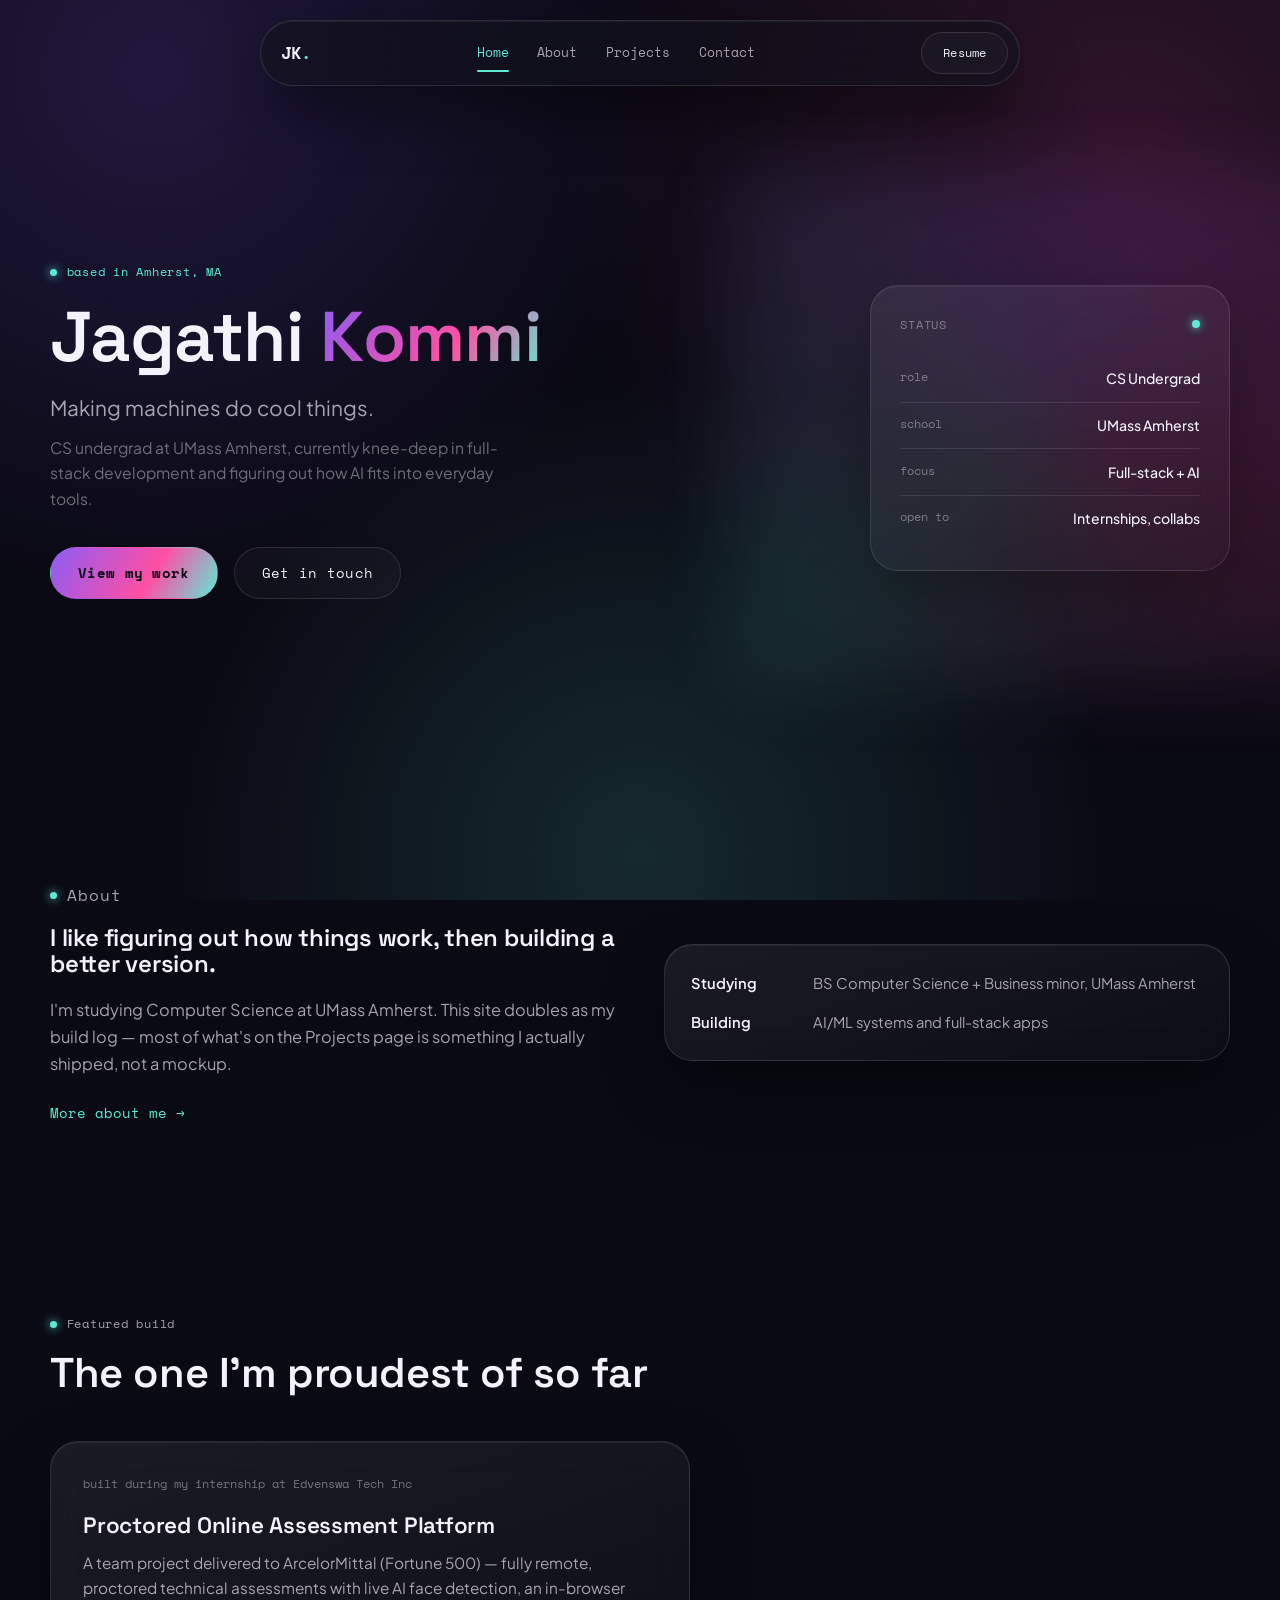
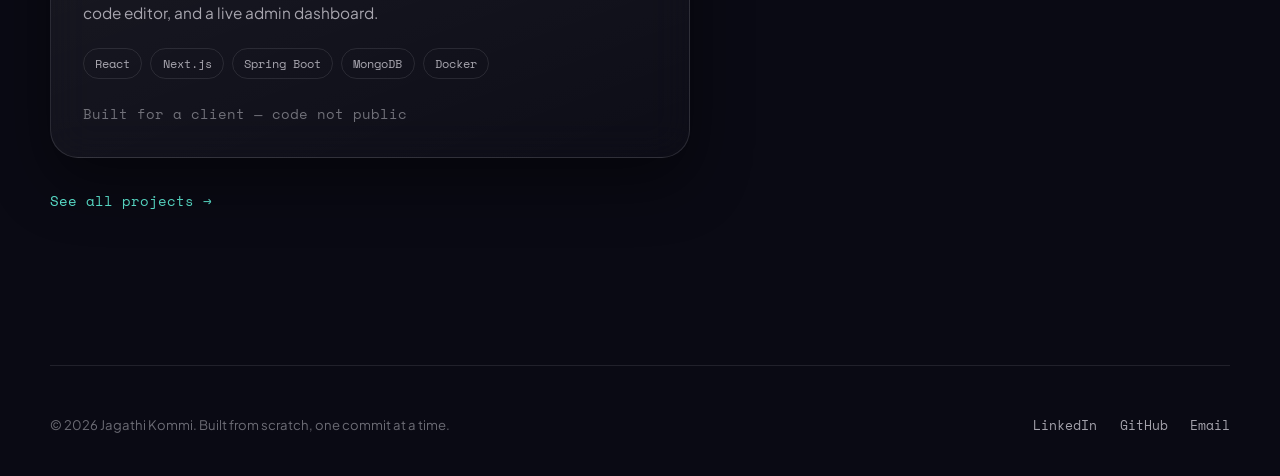
<file: index.html>
<!DOCTYPE html>
<html lang="en">
<head>
  <meta charset="UTF-8">
  <meta name="viewport" content="width=device-width, initial-scale=1.0">
  <title>Jagathi Kommi — Portfolio</title>
  <meta name="description" content="Jagathi Kommi — Computer Science undergrad at UMass Amherst, building full-stack tools and exploring applied AI.">
  <link rel="preconnect" href="https://fonts.googleapis.com">
  <link rel="preconnect" href="https://fonts.gstatic.com" crossorigin>
  <link href="https://fonts.googleapis.com/css2?family=Space+Grotesk:wght@500;600;700&family=Plus+Jakarta+Sans:wght@400;500;600;700&family=Space+Mono:wght@400;700&display=swap" rel="stylesheet">
  <link rel="stylesheet" href="style.css">
</head>
<body>

  <!-- ===== NAVBAR ===== -->
  <header class="navbar">
    <a href="index.html" class="logo">JK<span class="logo-dot">.</span></a>
    <nav class="nav-links">
      <a href="index.html">Home</a>
      <a href="about.html">About</a>
      <a href="projects.html">Projects</a>
      <a href="contact.html">Contact</a>
    </nav>
    <div class="nav-actions">
      <a href="assets/JagathiKommi_Resume_July.pdf" class="btn btn-ghost btn-small" download>Resume</a>
      <button class="nav-toggle" aria-label="Toggle menu" aria-expanded="false"><span></span></button>
    </div>
  </header>
  <nav class="nav-mobile-panel">
    <a href="index.html">Home</a>
    <a href="about.html">About</a>
    <a href="projects.html">Projects</a>
    <a href="contact.html">Contact</a>
  </nav>

  <!-- ===== HERO ===== -->
  <section class="hero container">
    <div class="hero-text">
      <p class="eyebrow">based in Amherst, MA</p>
      <h1>Jagathi <span class="gradient-text">Kommi</span></h1>
      <p class="tagline">Making machines do cool things.</p>
      <p class="tagline-sub">CS undergrad at UMass Amherst, currently knee-deep in full-stack development and figuring out how AI fits into everyday tools.</p>
      <div class="hero-cta">
        <a href="projects.html" class="btn btn-primary">View my work</a>
        <a href="contact.html" class="btn btn-ghost">Get in touch</a>
      </div>
    </div>

    <div class="status-card glass">
      <div class="status-card__head">
        <span>STATUS</span>
        <span class="status-dot" aria-hidden="true"></span>
      </div>
      <dl>
        <div class="status-row">
          <dt>role</dt>
          <dd>CS Undergrad</dd>
        </div>
        <div class="status-row">
          <dt>school</dt>
          <dd>UMass Amherst</dd>
        </div>
        <div class="status-row">
          <dt>focus</dt>
          <dd>Full-stack + AI</dd>
        </div>
        <div class="status-row">
          <dt>open to</dt>
          <dd>Internships, collabs</dd>
        </div>
      </dl>
    </div>
  </section>

  <!-- ===== ABOUT TEASER ===== -->
  <section class="section container reveal">
    <div class="teaser-grid">
      <div>
        <p class="eyebrow">About</p>
        <h2 style="margin-bottom: 1.2rem;">I like figuring out how things work, then building a better version.</h2>
        <p>I'm studying Computer Science at UMass Amherst. This site doubles as my build log — most of what's on the Projects page is something I actually shipped, not a mockup.</p>
        <a href="about.html" class="link-arrow">More about me →</a>
      </div>
      <div class="fact-card glass">
        <div class="fact-line"><strong>Studying</strong><span>BS Computer Science + Business minor, UMass Amherst</span></div>
        <div class="fact-line"><strong>Building</strong><span>AI/ML systems and full-stack apps</span></div>
      </div>
    </div>
  </section>

  <!-- ===== FEATURED PROJECT ===== -->
  <section class="section container reveal">
    <div class="section-head">
      <p class="eyebrow">Featured build</p>
      <h2>The one I'm proudest of so far</h2>
    </div>
    <div class="project-card glass" style="max-width: 640px;">
      <div class="project-card__index">built during my internship at Edvenswa Tech Inc</div>
      <h3>Proctored Online Assessment Platform</h3>
      <p>A team project delivered to ArcelorMittal (Fortune 500) — fully remote, proctored technical assessments with live AI face detection, an in-browser code editor, and a live admin dashboard.</p>
      <div class="project-tags">
        <span>React</span><span>Next.js</span><span>Spring Boot</span><span>MongoDB</span><span>Docker</span>
      </div>
      <span class="project-link" style="color: var(--text-faint);">Built for a client — code not public</span>
    </div>
    <a href="projects.html" class="link-arrow" style="margin-top: 2rem; display: inline-flex;">See all projects →</a>
  </section>

  <!-- ===== FOOTER ===== -->
  <footer class="footer container">
    <p>&copy; <span id="year">2026</span> Jagathi Kommi. Built from scratch, one commit at a time.</p>
    <div class="footer-links">
      <a href="https://www.linkedin.com/in/jagathi-kommi-b55a9523b/" target="_blank" rel="noopener">LinkedIn</a>
      <a href="https://github.com/jagathikommi12-ship-it" target="_blank" rel="noopener">GitHub</a>
      <a href="mailto:jagathikommi12@gmail.com">Email</a>
    </div>
  </footer>

  <script src="script.js"></script>
</body>
</html>
</file>
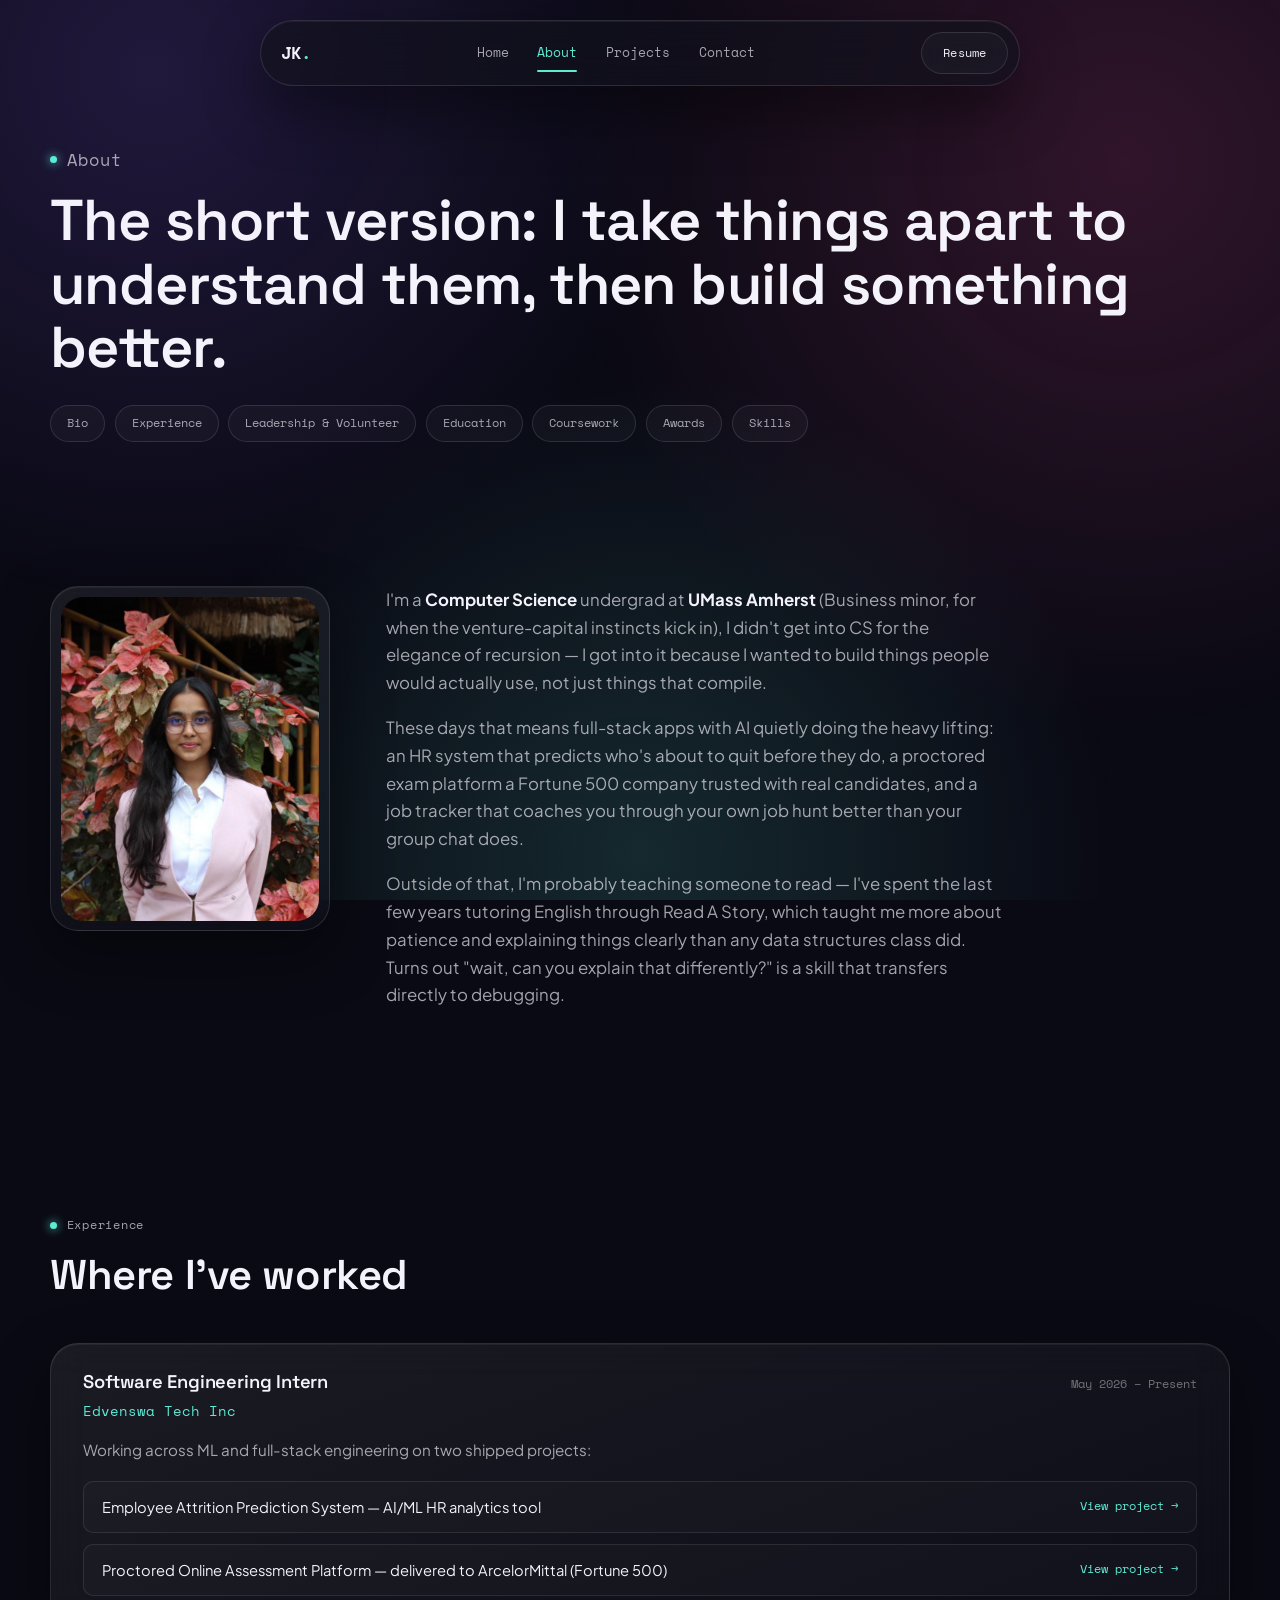
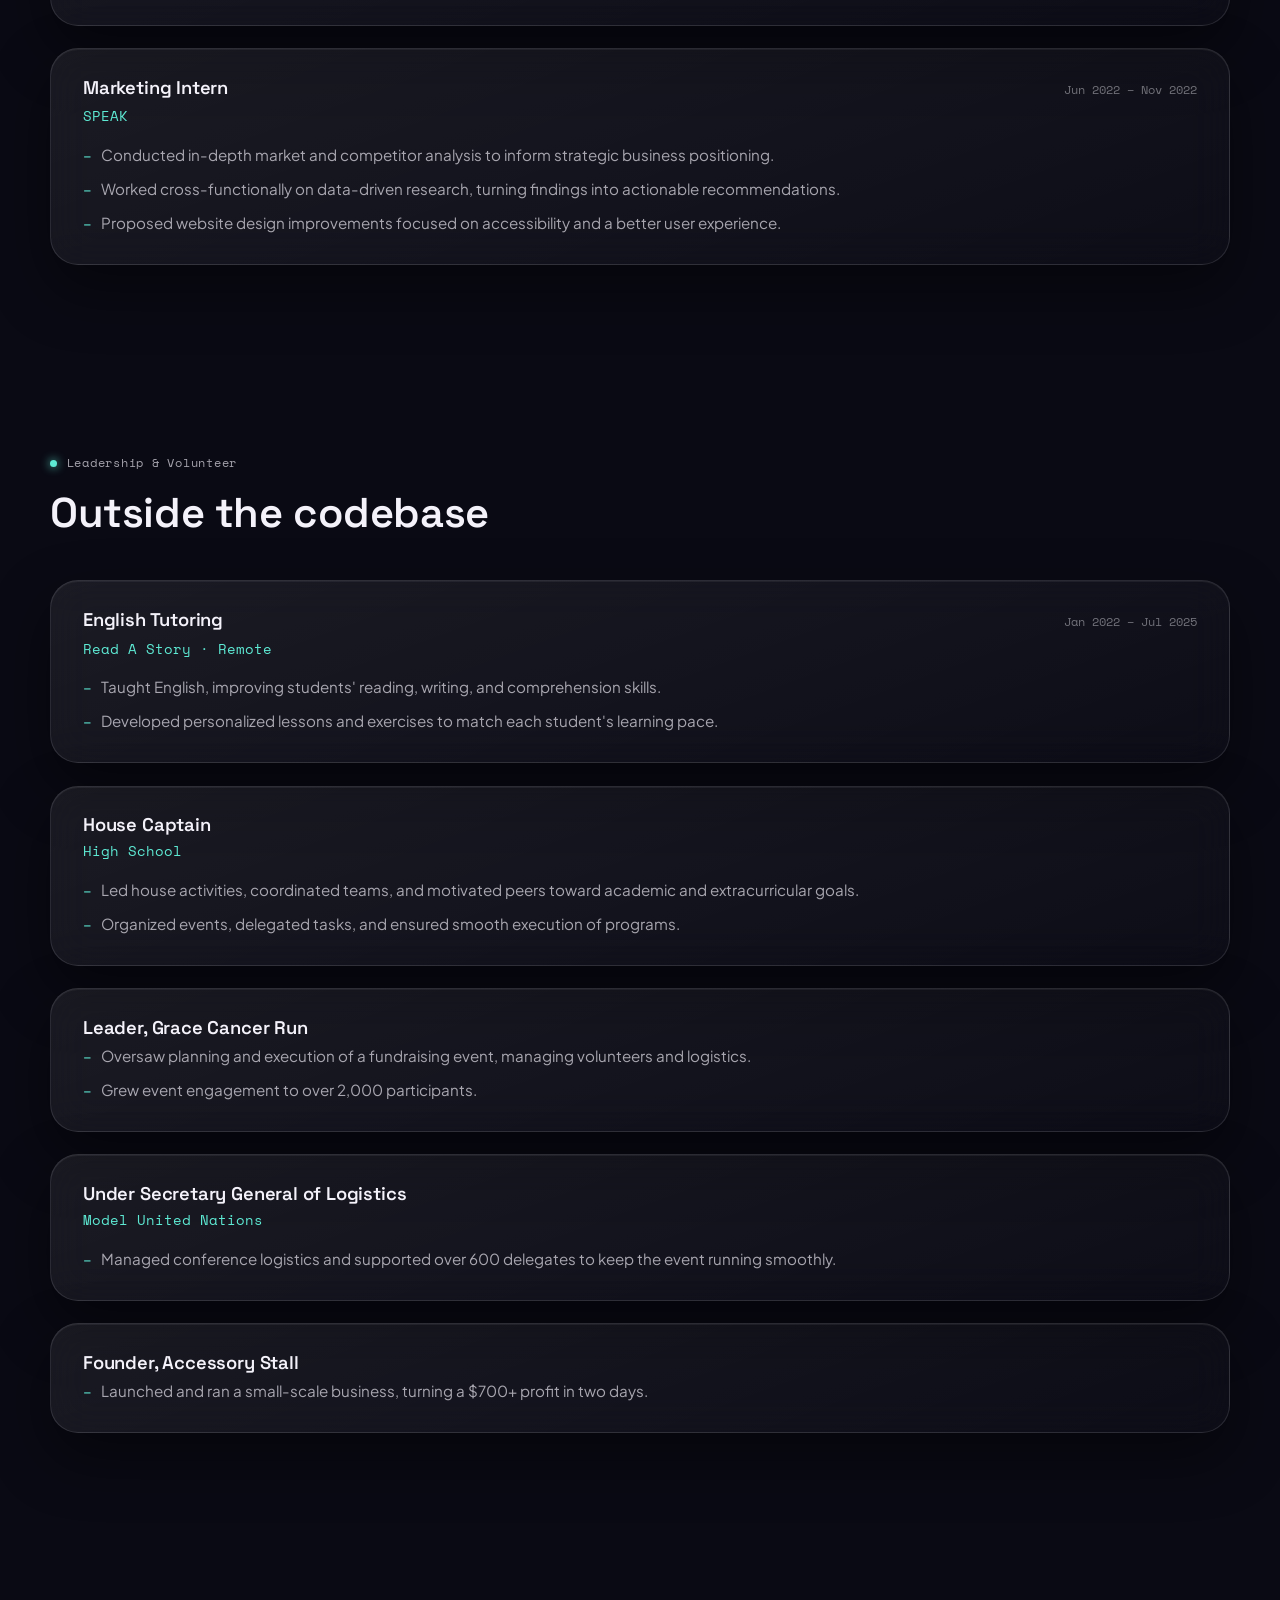
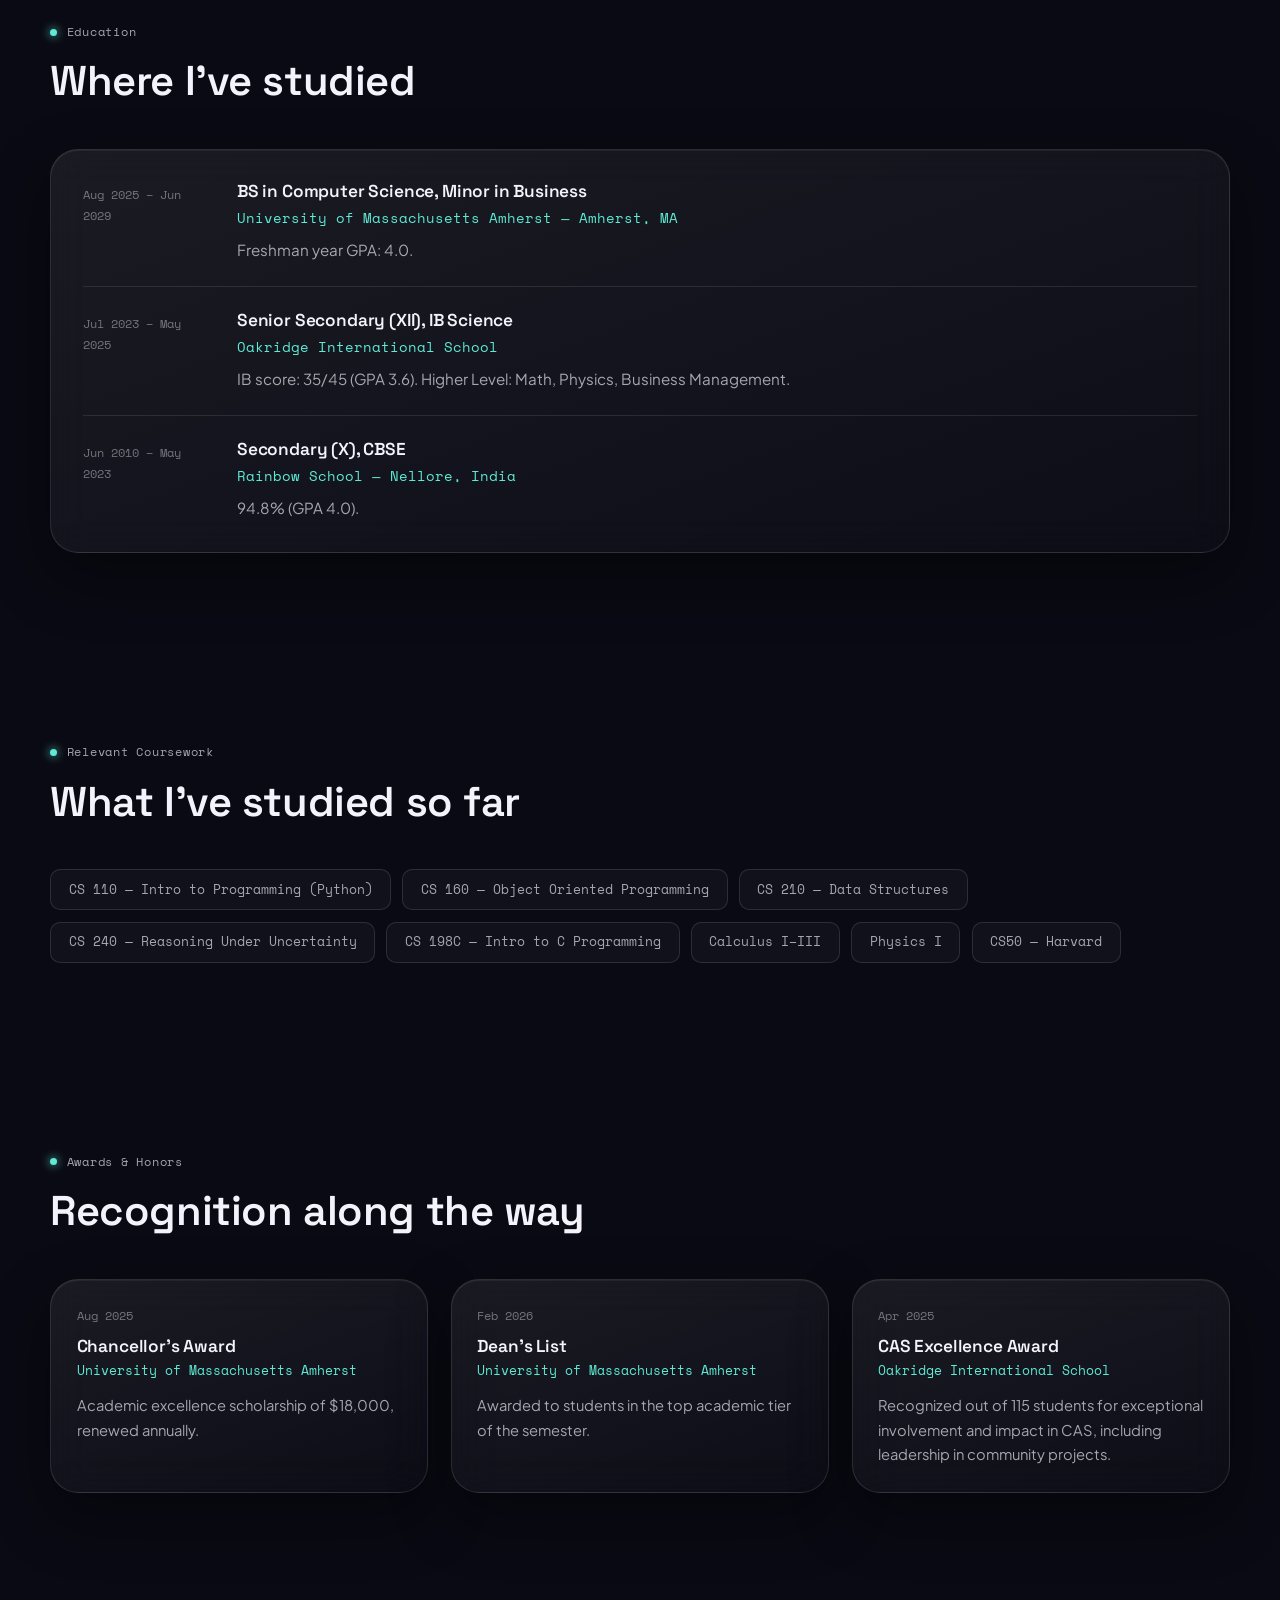
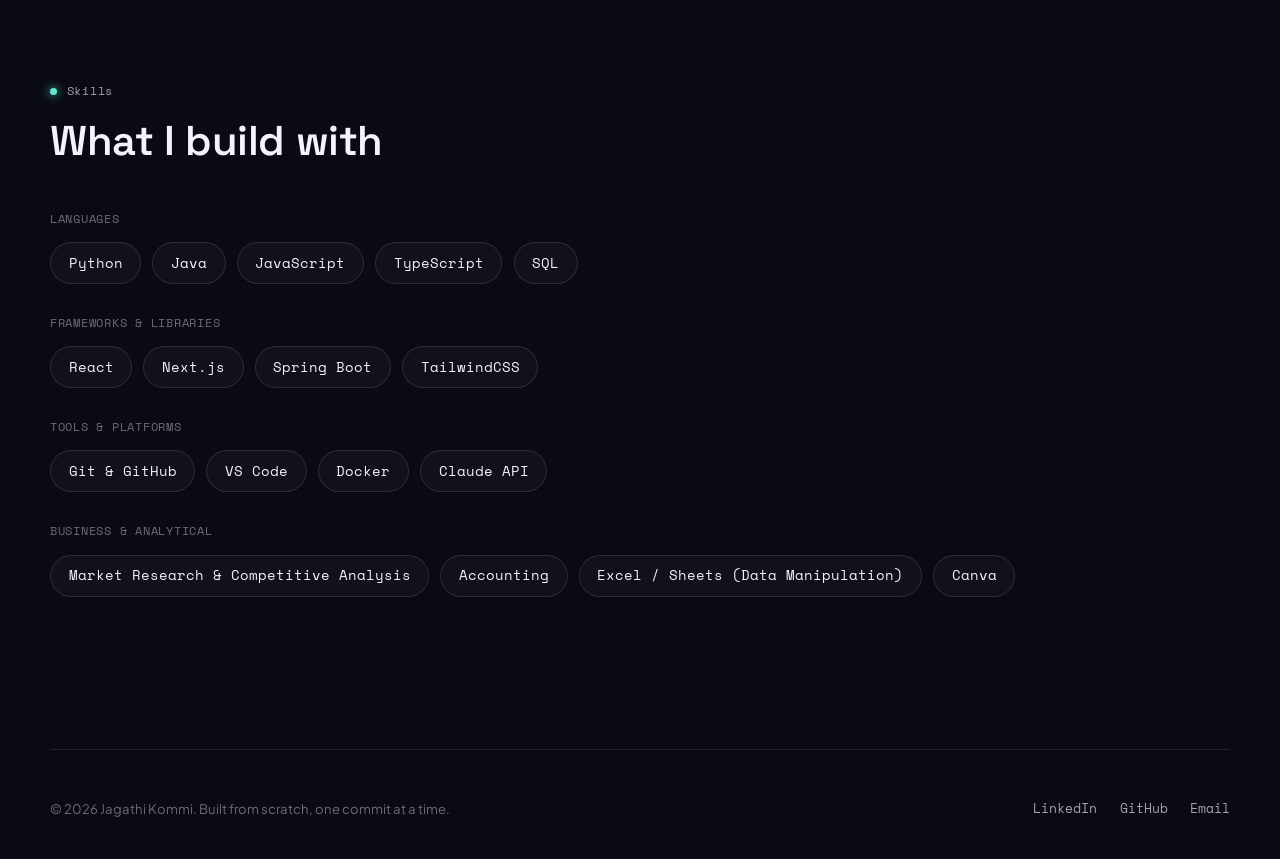
<file: about.html>
<!DOCTYPE html>
<html lang="en">
<head>
  <meta charset="UTF-8">
  <meta name="viewport" content="width=device-width, initial-scale=1.0">
  <title>About — Jagathi Kommi</title>
  <meta name="description" content="About Jagathi Kommi — background, experience, leadership, education, coursework, and skills.">
  <link rel="preconnect" href="https://fonts.googleapis.com">
  <link rel="preconnect" href="https://fonts.gstatic.com" crossorigin>
  <link href="https://fonts.googleapis.com/css2?family=Space+Grotesk:wght@500;600;700&family=Plus+Jakarta+Sans:wght@400;500;600;700&family=Space+Mono:wght@400;700&display=swap" rel="stylesheet">
  <link rel="stylesheet" href="style.css">
</head>
<body>

  <!-- ===== NAVBAR ===== -->
  <header class="navbar">
    <a href="index.html" class="logo">JK<span class="logo-dot">.</span></a>
    <nav class="nav-links">
      <a href="index.html">Home</a>
      <a href="about.html">About</a>
      <a href="projects.html">Projects</a>
      <a href="contact.html">Contact</a>
    </nav>
    <div class="nav-actions">
      <a href="assets/JagathiKommi_Resume_July.pdf" class="btn btn-ghost btn-small" download>Resume</a>
      <button class="nav-toggle" aria-label="Toggle menu" aria-expanded="false"><span></span></button>
    </div>
  </header>
  <nav class="nav-mobile-panel">
    <a href="index.html">Home</a>
    <a href="about.html">About</a>
    <a href="projects.html">Projects</a>
    <a href="contact.html">Contact</a>
  </nav>

  <!-- ===== PAGE HERO ===== -->
  <section class="page-hero container">
    <p class="eyebrow">About</p>
    <h1>The short version: I take things apart to understand them, then build something better.</h1>
    <nav class="jump-nav" aria-label="Section navigation">
      <a href="#bio">Bio</a>
      <a href="#experience">Experience</a>
      <a href="#leadership">Leadership &amp; Volunteer</a>
      <a href="#education">Education</a>
      <a href="#coursework">Coursework</a>
      <a href="#awards">Awards</a>
      <a href="#skills">Skills</a>
    </nav>
  </section>

  <!-- ===== BIO + PHOTO ===== -->
  <section id="bio" class="section container reveal">
    <div class="about-grid">
      <figure class="about-photo glass">
        <img src="assets/profile.jpg" alt="Jagathi Kommi">
      </figure>
      <div class="about-text">
        <p>I'm a <strong>Computer Science</strong> undergrad at <strong>UMass Amherst</strong> (Business minor, for when the venture-capital instincts kick in), I didn't get into CS for the elegance of recursion — I got into it because I wanted to build things people would actually use, not just things that compile.</p>
        <p>These days that means full-stack apps with AI quietly doing the heavy lifting: an HR system that predicts who's about to quit before they do, a proctored exam platform a Fortune 500 company trusted with real candidates, and a job tracker that coaches you through your own job hunt better than your group chat does.</p>
        <p>Outside of that, I'm probably teaching someone to read — I've spent the last few years tutoring English through Read A Story, which taught me more about patience and explaining things clearly than any data structures class did. Turns out "wait, can you explain that differently?" is a skill that transfers directly to debugging.</p>
      </div>
    </div>
  </section>

  <!-- ===== EXPERIENCE ===== -->
  <section id="experience" class="section container reveal">
    <div class="section-head">
      <p class="eyebrow">Experience</p>
      <h2>Where I've worked</h2>
    </div>

    <div class="role-card glass">
      <div class="role-card__head">
        <h4>Software Engineering Intern</h4>
        <span class="role-card__date">May 2026 – Present</span>
      </div>
      <span class="role-card__org">Edvenswa Tech Inc</span>
      <p style="color: var(--text-dim); font-size: 0.95rem; margin-bottom: 0.4rem;">Working across ML and full-stack engineering on two shipped projects:</p>
      <div class="sub-projects">
        <div class="sub-project">
          <span>Employee Attrition Prediction System — AI/ML HR analytics tool</span>
          <a href="projects.html">View project →</a>
        </div>
        <div class="sub-project">
          <span>Proctored Online Assessment Platform — delivered to ArcelorMittal (Fortune 500)</span>
          <a href="projects.html">View project →</a>
        </div>
      </div>
    </div>

    <div class="role-card glass">
      <div class="role-card__head">
        <h4>Marketing Intern</h4>
        <span class="role-card__date">Jun 2022 – Nov 2022</span>
      </div>
      <span class="role-card__org">SPEAK</span>
      <ul class="bullet-list">
        <li>Conducted in-depth market and competitor analysis to inform strategic business positioning.</li>
        <li>Worked cross-functionally on data-driven research, turning findings into actionable recommendations.</li>
        <li>Proposed website design improvements focused on accessibility and a better user experience.</li>
      </ul>
    </div>
  </section>

  <!-- ===== LEADERSHIP & VOLUNTEER ===== -->
  <section id="leadership" class="section container reveal">
    <div class="section-head">
      <p class="eyebrow">Leadership &amp; Volunteer</p>
      <h2>Outside the codebase</h2>
    </div>

    <div class="role-card glass">
      <div class="role-card__head">
        <h4>English Tutoring</h4>
        <span class="role-card__date">Jan 2022 – Jul 2025</span>
      </div>
      <span class="role-card__org">Read A Story · Remote</span>
      <ul class="bullet-list">
        <li>Taught English, improving students' reading, writing, and comprehension skills.</li>
        <li>Developed personalized lessons and exercises to match each student's learning pace.</li>
      </ul>
    </div>

    <div class="role-card glass">
      <div class="role-card__head"><h4>House Captain</h4></div>
      <span class="role-card__org">High School</span>
      <ul class="bullet-list">
        <li>Led house activities, coordinated teams, and motivated peers toward academic and extracurricular goals.</li>
        <li>Organized events, delegated tasks, and ensured smooth execution of programs.</li>
      </ul>
    </div>

    <div class="role-card glass">
      <div class="role-card__head"><h4>Leader, Grace Cancer Run</h4></div>
      <ul class="bullet-list">
        <li>Oversaw planning and execution of a fundraising event, managing volunteers and logistics.</li>
        <li>Grew event engagement to over 2,000 participants.</li>
      </ul>
    </div>

    <div class="role-card glass">
      <div class="role-card__head"><h4>Under Secretary General of Logistics</h4></div>
      <span class="role-card__org">Model United Nations</span>
      <ul class="bullet-list">
        <li>Managed conference logistics and supported over 600 delegates to keep the event running smoothly.</li>
      </ul>
    </div>

    <div class="role-card glass">
      <div class="role-card__head"><h4>Founder, Accessory Stall</h4></div>
      <ul class="bullet-list">
        <li>Launched and ran a small-scale business, turning a $700+ profit in two days.</li>
      </ul>
    </div>
  </section>

  <!-- ===== EDUCATION ===== -->
  <section id="education" class="section container reveal">
    <div class="section-head">
      <p class="eyebrow">Education</p>
      <h2>Where I've studied</h2>
    </div>
    <div class="timeline glass" style="padding: 0.5rem 2rem;">
      <div class="timeline-item">
        <div class="timeline-date">Aug 2025 – Jun 2029</div>
        <div class="timeline-body">
          <h4>BS in Computer Science, Minor in Business</h4>
          <span class="timeline-org">University of Massachusetts Amherst — Amherst, MA</span>
          <p>Freshman year GPA: 4.0.</p>
        </div>
      </div>
      <div class="timeline-item">
        <div class="timeline-date">Jul 2023 – May 2025</div>
        <div class="timeline-body">
          <h4>Senior Secondary (XII), IB Science</h4>
          <span class="timeline-org">Oakridge International School</span>
          <p>IB score: 35/45 (GPA 3.6). Higher Level: Math, Physics, Business Management.</p>
        </div>
      </div>
      <div class="timeline-item">
        <div class="timeline-date">Jun 2010 – May 2023</div>
        <div class="timeline-body">
          <h4>Secondary (X), CBSE</h4>
          <span class="timeline-org">Rainbow School — Nellore, India</span>
          <p>94.8% (GPA 4.0).</p>
        </div>
      </div>
    </div>
  </section>

  <!-- ===== COURSEWORK ===== -->
  <section id="coursework" class="section container reveal">
    <div class="section-head">
      <p class="eyebrow">Relevant Coursework</p>
      <h2>What I've studied so far</h2>
    </div>
    <div class="course-grid">
      <span class="course-pill">CS 110 — Intro to Programming (Python)</span>
      <span class="course-pill">CS 160 — Object Oriented Programming</span>
      <span class="course-pill">CS 210 — Data Structures</span>
      <span class="course-pill">CS 240 — Reasoning Under Uncertainty</span>
      <span class="course-pill">CS 198C — Intro to C Programming</span>
      <span class="course-pill">Calculus I–III</span>
      <span class="course-pill">Physics I</span>
      <span class="course-pill">CS50 — Harvard</span>
    </div>
  </section>

  <!-- ===== AWARDS ===== -->
  <section id="awards" class="section container reveal">
    <div class="section-head">
      <p class="eyebrow">Awards &amp; Honors</p>
      <h2>Recognition along the way</h2>
    </div>
    <div class="award-grid">
      <div class="award-card glass">
        <div class="award-card__date">Aug 2025</div>
        <h4>Chancellor's Award</h4>
        <span class="award-card__org">University of Massachusetts Amherst</span>
        <p>Academic excellence scholarship of $18,000, renewed annually.</p>
      </div>
      <div class="award-card glass">
        <div class="award-card__date">Feb 2026</div>
        <h4>Dean's List</h4>
        <span class="award-card__org">University of Massachusetts Amherst</span>
        <p>Awarded to students in the top academic tier of the semester.</p>
      </div>
      <div class="award-card glass">
        <div class="award-card__date">Apr 2025</div>
        <h4>CAS Excellence Award</h4>
        <span class="award-card__org">Oakridge International School</span>
        <p>Recognized out of 115 students for exceptional involvement and impact in CAS, including leadership in community projects.</p>
      </div>
    </div>
  </section>

  <!-- ===== SKILLS ===== -->
  <section id="skills" class="section container reveal">
    <div class="section-head">
      <p class="eyebrow">Skills</p>
      <h2>What I build with</h2>
    </div>
    <div class="skills-groups">
      <div>
        <span class="skill-group-label">LANGUAGES</span>
        <div class="skills-row">
          <span class="skill-pill">Python</span>
          <span class="skill-pill">Java</span>
          <span class="skill-pill">JavaScript</span>
          <span class="skill-pill">TypeScript</span>
          <span class="skill-pill">SQL</span>
        </div>
      </div>
      <div>
        <span class="skill-group-label">FRAMEWORKS &amp; LIBRARIES</span>
        <div class="skills-row">
          <span class="skill-pill">React</span>
          <span class="skill-pill">Next.js</span>
          <span class="skill-pill">Spring Boot</span>
          <span class="skill-pill">TailwindCSS</span>
        </div>
      </div>
      <div>
        <span class="skill-group-label">TOOLS &amp; PLATFORMS</span>
        <div class="skills-row">
          <span class="skill-pill">Git &amp; GitHub</span>
          <span class="skill-pill">VS Code</span>
          <span class="skill-pill">Docker</span>
          <span class="skill-pill">Claude API</span>
        </div>
      </div>
      <div>
        <span class="skill-group-label">BUSINESS &amp; ANALYTICAL</span>
        <div class="skills-row">
          <span class="skill-pill">Market Research &amp; Competitive Analysis</span>
          <span class="skill-pill">Accounting</span>
          <span class="skill-pill">Excel / Sheets (Data Manipulation)</span>
          <span class="skill-pill">Canva</span>
        </div>
      </div>
    </div>
  </section>

  <!-- ===== FOOTER ===== -->
  <footer class="footer container">
    <p>&copy; <span id="year">2026</span> Jagathi Kommi. Built from scratch, one commit at a time.</p>
    <div class="footer-links">
      <a href="https://www.linkedin.com/in/jagathi-kommi-b55a9523b/" target="_blank" rel="noopener">LinkedIn</a>
      <a href="https://github.com/jagathikommi12-ship-it" target="_blank" rel="noopener">GitHub</a>
      <a href="mailto:jagathikommi12@gmail.com">Email</a>
    </div>
  </footer>

  <script src="script.js"></script>
</body>
</html>
</file>
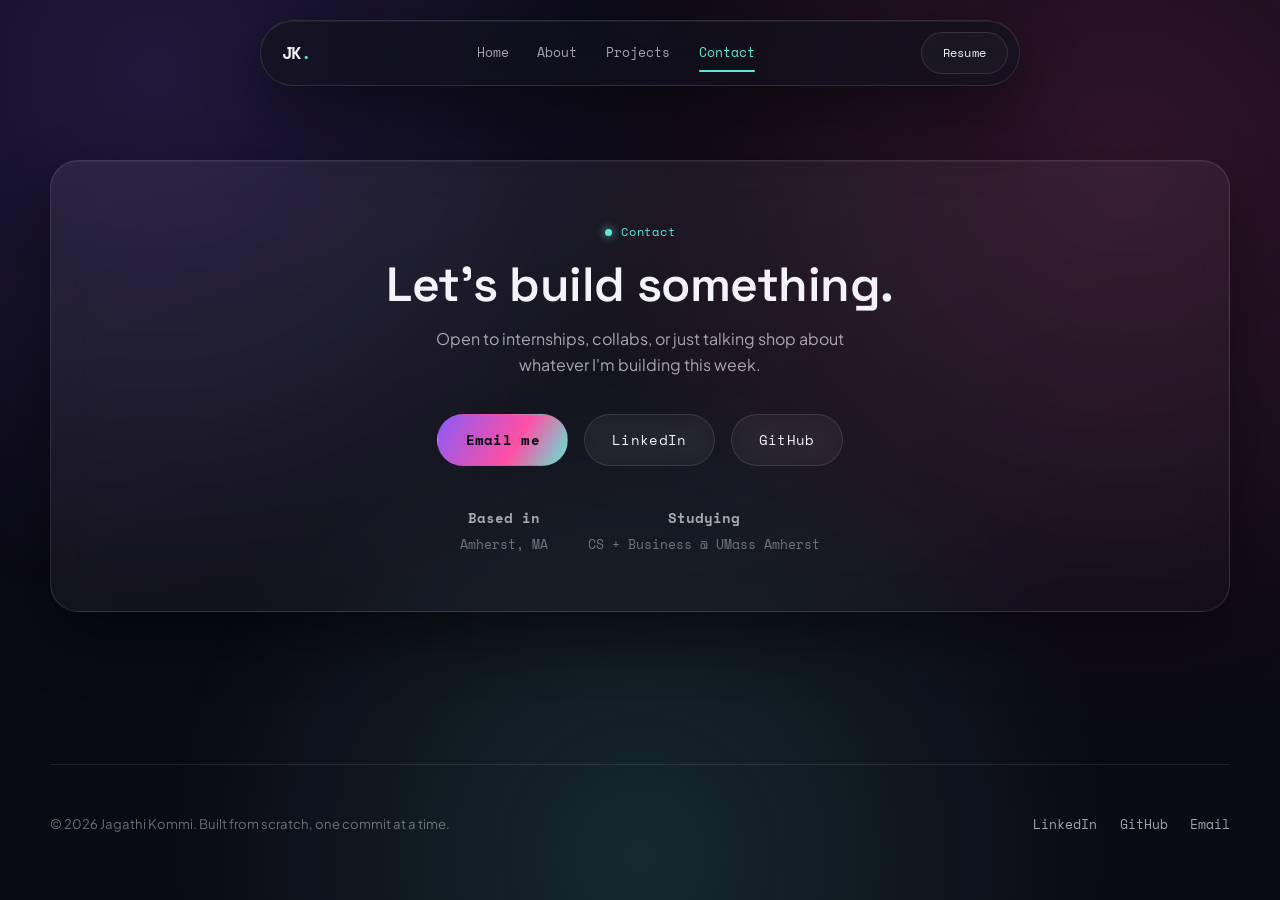
<file: contact.html>
<!DOCTYPE html>
<html lang="en">
<head>
  <meta charset="UTF-8">
  <meta name="viewport" content="width=device-width, initial-scale=1.0">
  <title>Contact — Jagathi Kommi</title>
  <meta name="description" content="Get in touch with Jagathi Kommi.">
  <link rel="preconnect" href="https://fonts.googleapis.com">
  <link rel="preconnect" href="https://fonts.gstatic.com" crossorigin>
  <link href="https://fonts.googleapis.com/css2?family=Space+Grotesk:wght@500;600;700&family=Plus+Jakarta+Sans:wght@400;500;600;700&family=Space+Mono:wght@400;700&display=swap" rel="stylesheet">
  <link rel="stylesheet" href="style.css">
</head>
<body>

  <!-- ===== NAVBAR ===== -->
  <header class="navbar">
    <a href="index.html" class="logo">JK<span class="logo-dot">.</span></a>
    <nav class="nav-links">
      <a href="index.html">Home</a>
      <a href="about.html">About</a>
      <a href="projects.html">Projects</a>
      <a href="contact.html">Contact</a>
    </nav>
    <div class="nav-actions">
      <a href="assets/JagathiKommi_Resume_July.pdf" class="btn btn-ghost btn-small" download>Resume</a>
      <button class="nav-toggle" aria-label="Toggle menu" aria-expanded="false"><span></span></button>
    </div>
  </header>
  <nav class="nav-mobile-panel">
    <a href="index.html">Home</a>
    <a href="about.html">About</a>
    <a href="projects.html">Projects</a>
    <a href="contact.html">Contact</a>
  </nav>

  <!-- ===== CONTACT ===== -->
  <section class="section container reveal" style="padding-top: 9rem;">
    <div class="contact-panel glass">
      <p class="eyebrow" style="justify-content: center;">Contact</p>
      <h2>Let's build something.</h2>
      <p class="contact-sub">Open to internships, collabs, or just talking shop about whatever I'm building this week.</p>
      <div class="contact-links">
        <a href="mailto:jagathikommi12@gmail.com" class="btn btn-primary">Email me</a>
        <a href="https://www.linkedin.com/in/jagathi-kommi-b55a9523b/" target="_blank" rel="noopener" class="btn btn-ghost">LinkedIn</a>
        <!-- PLACEHOLDER: replace # with your real GitHub URL once shared -->
        <a href="https://github.com/jagathikommi12-ship-it" target="_blank" rel="noopener" class="btn btn-ghost">GitHub</a>
      </div>
      <div class="contact-meta">
        <div><strong>Based in</strong>Amherst, MA</div>
        <div><strong>Studying</strong>CS + Business @ UMass Amherst</div>
      </div>
    </div>
  </section>

  <!-- ===== FOOTER ===== -->
  <footer class="footer container">
    <p>&copy; <span id="year">2026</span> Jagathi Kommi. Built from scratch, one commit at a time.</p>
    <div class="footer-links">
      <a href="https://www.linkedin.com/in/jagathi-kommi-b55a9523b/" target="_blank" rel="noopener">LinkedIn</a>
      <a href="https://github.com/jagathikommi12-ship-it" target="_blank" rel="noopener">GitHub</a>
      <a href="mailto:jagathikommi12@gmail.com">Email</a>
    </div>
  </footer>

  <script src="script.js"></script>
</body>
</html>
</file>
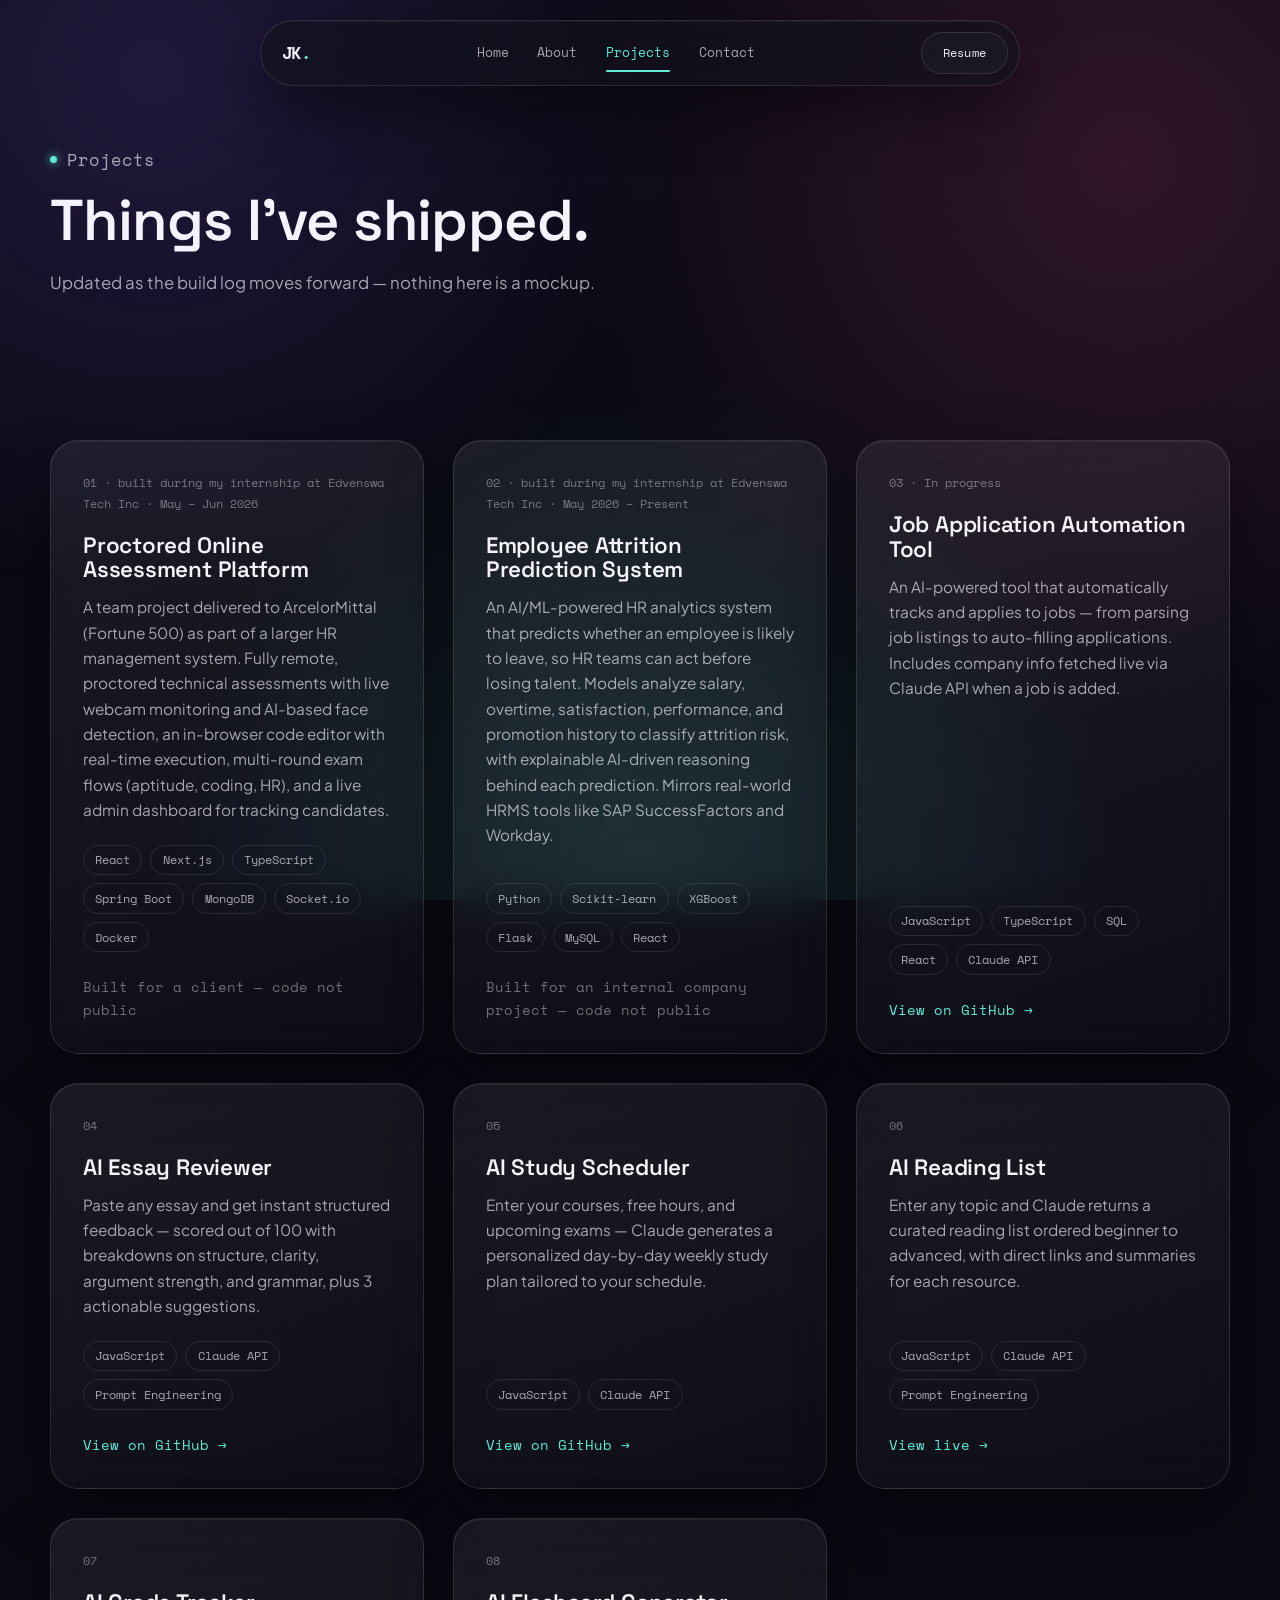
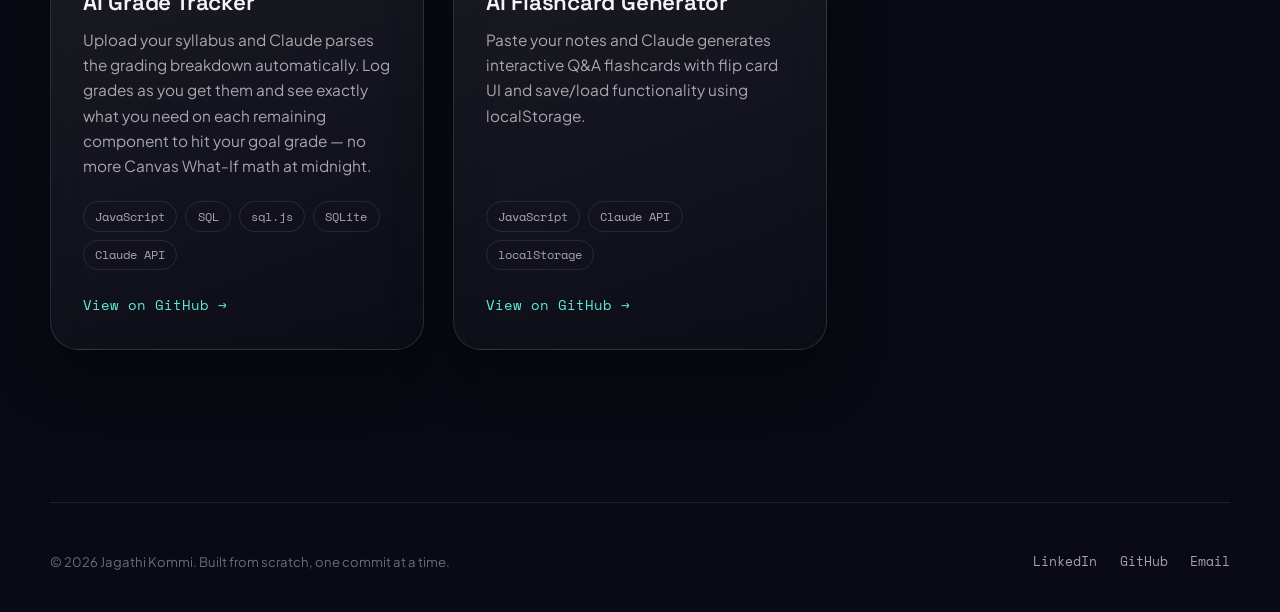
<file: projects.html>
<!DOCTYPE html>
<html lang="en">
<head>
  <meta charset="UTF-8">
  <meta name="viewport" content="width=device-width, initial-scale=1.0">
  <title>Projects — Jagathi Kommi</title>
  <meta name="description" content="Projects by Jagathi Kommi — full-stack apps and AI/ML systems.">
  <link rel="preconnect" href="https://fonts.googleapis.com">
  <link rel="preconnect" href="https://fonts.gstatic.com" crossorigin>
  <link href="https://fonts.googleapis.com/css2?family=Space+Grotesk:wght@500;600;700&family=Plus+Jakarta+Sans:wght@400;500;600;700&family=Space+Mono:wght@400;700&display=swap" rel="stylesheet">
  <link rel="stylesheet" href="style.css">
</head>
<body>

  <!-- ===== NAVBAR ===== -->
  <header class="navbar">
    <a href="index.html" class="logo">JK<span class="logo-dot">.</span></a>
    <nav class="nav-links">
      <a href="index.html">Home</a>
      <a href="about.html">About</a>
      <a href="projects.html">Projects</a>
      <a href="contact.html">Contact</a>
    </nav>
    <div class="nav-actions">
      <a href="assets/JagathiKommi_Resume_July.pdf" class="btn btn-ghost btn-small" download>Resume</a>
      <button class="nav-toggle" aria-label="Toggle menu" aria-expanded="false"><span></span></button>
    </div>
  </header>
  <nav class="nav-mobile-panel">
    <a href="index.html">Home</a>
    <a href="about.html">About</a>
    <a href="projects.html">Projects</a>
    <a href="contact.html">Contact</a>
  </nav>

  <!-- ===== PAGE HERO ===== -->
  <section class="page-hero container">
    <p class="eyebrow">Projects</p>
    <h1>Things I've shipped.</h1>
    <p>Updated as the build log moves forward — nothing here is a mockup.</p>
  </section>

  <!-- ===== PROJECTS GRID ===== -->
  <section class="section container reveal">
    <div class="projects-grid">

      <article class="project-card glass">
        <div class="project-card__index">01 · built during my internship at Edvenswa Tech Inc · May – Jun 2026</div>
        <h3>Proctored Online Assessment Platform</h3>
        <p>A team project delivered to ArcelorMittal (Fortune 500) as part of a larger HR management system. Fully remote, proctored technical assessments with live webcam monitoring and AI-based face detection, an in-browser code editor with real-time execution, multi-round exam flows (aptitude, coding, HR), and a live admin dashboard for tracking candidates.</p>
        <div class="project-tags">
          <span>React</span><span>Next.js</span><span>TypeScript</span><span>Spring Boot</span><span>MongoDB</span><span>Socket.io</span><span>Docker</span>
        </div>
        <span class="project-link" style="color: var(--text-faint);">Built for a client — code not public</span>
      </article>

      <article class="project-card glass">
        <div class="project-card__index">02 · built during my internship at Edvenswa Tech Inc · May 2026 – Present</div>
        <h3>Employee Attrition Prediction System</h3>
        <p>An AI/ML-powered HR analytics system that predicts whether an employee is likely to leave, so HR teams can act before losing talent. Models analyze salary, overtime, satisfaction, performance, and promotion history to classify attrition risk, with explainable AI-driven reasoning behind each prediction. Mirrors real-world HRMS tools like SAP SuccessFactors and Workday.</p>
        <div class="project-tags">
          <span>Python</span><span>Scikit-learn</span><span>XGBoost</span><span>Flask</span><span>MySQL</span><span>React</span>
        </div>
        <span class="project-link" style="color: var(--text-faint);">Built for an internal company project — code not public</span>
      </article>

      <article class="project-card glass">
        <div class="project-card__index">03 · In progress</div>
        <h3>Job Application Automation Tool</h3>
        <p>An AI-powered tool that automatically tracks and applies to jobs — from parsing job listings to auto-filling applications. Includes company info fetched live via Claude API when a job is added.</p>
        <div class="project-tags">
          <span>JavaScript</span><span>TypeScript</span><span>SQL</span><span>React</span><span>Claude API</span>
        </div>
        <a href="https://github.com/jagathikommi12-ship-it/job-tracker" target="_blank" rel="noopener" class="project-link">View on GitHub →</a>
      </article>

      <article class="project-card glass">
        <div class="project-card__index">04</div>
        <h3>AI Essay Reviewer</h3>
        <p>Paste any essay and get instant structured feedback — scored out of 100 with breakdowns on structure, clarity, argument strength, and grammar, plus 3 actionable suggestions.</p>
        <div class="project-tags">
          <span>JavaScript</span><span>Claude API</span><span>Prompt Engineering</span>
        </div>
        <a href="https://github.com/jagathikommi12-ship-it/ai-essay-reviewer" target="_blank" rel="noopener" class="project-link">View on GitHub →</a>
      </article>

      <article class="project-card glass">
        <div class="project-card__index">05</div>
        <h3>AI Study Scheduler</h3>
        <p>Enter your courses, free hours, and upcoming exams — Claude generates a personalized day-by-day weekly study plan tailored to your schedule.</p>
        <div class="project-tags">
          <span>JavaScript</span><span>Claude API</span>
        </div>
        <a href="https://github.com/jagathikommi12-ship-it/ai-study-scheduler" target="_blank" rel="noopener" class="project-link">View on GitHub →</a>
      </article>

      <article class="project-card glass">
        <div class="project-card__index">06</div>
        <h3>AI Reading List</h3>
        <p>Enter any topic and Claude returns a curated reading list ordered beginner to advanced, with direct links and summaries for each resource.</p>
        <div class="project-tags">
          <span>JavaScript</span><span>Claude API</span><span>Prompt Engineering</span>
        </div>
        <a href="https://jagathikommi12-ship-it.github.io/ai-reading-list" target="_blank" rel="noopener" class="project-link">View live →</a>
      </article>

      <article class="project-card glass">
        <div class="project-card__index">07</div>
        <h3>AI Grade Tracker</h3>
        <p>Upload your syllabus and Claude parses the grading breakdown automatically. Log grades as you get them and see exactly what you need on each remaining component to hit your goal grade — no more Canvas What-If math at midnight.</p>
        <div class="project-tags">
          <span>JavaScript</span><span>SQL</span><span>sql.js</span><span>SQLite</span><span>Claude API</span>
        </div>
        <a href="https://github.com/jagathikommi12-ship-it/ai-grade-tracker" target="_blank" rel="noopener" class="project-link">View on GitHub →</a>
      </article>

      <article class="project-card glass">
        <div class="project-card__index">08</div>
        <h3>AI Flashcard Generator</h3>
        <p>Paste your notes and Claude generates interactive Q&A flashcards with flip card UI and save/load functionality using localStorage.</p>
        <div class="project-tags">
          <span>JavaScript</span><span>Claude API</span><span>localStorage</span>
        </div>
        <a href="https://github.com/jagathikommi12-ship-it/ai-flashcards" target="_blank" rel="noopener" class="project-link">View on GitHub →</a>
      </article>

    </div>
  </section>

  <!-- ===== FOOTER ===== -->
  <footer class="footer container">
    <p>&copy; <span id="year">2026</span> Jagathi Kommi. Built from scratch, one commit at a time.</p>
    <div class="footer-links">
      <a href="https://www.linkedin.com/in/jagathi-kommi-b55a9523b/" target="_blank" rel="noopener">LinkedIn</a>
      <a href="https://github.com/jagathikommi12-ship-it" target="_blank" rel="noopener">GitHub</a>
      <a href="mailto:jagathikommi12@gmail.com">Email</a>
    </div>
  </footer>

  <script src="script.js"></script>
</body>
</html>
</file>
<file: style.css>
/* =============================================================
   JAGATHI KOMMI — PORTFOLIO DESIGN SYSTEM
   Direction: premium dark glassmorphism, aurora accent
   Type: Space Grotesk (display) / Plus Jakarta Sans (body) / Space Mono (utility)
   ============================================================= */

:root {
  /* ---- Surface ---- */
  --ink: #0a0a14;            /* page background */
  --ink-soft: #11121d;       /* section alt background */
  --ink-elevated: #181a29;   /* opaque card fallback */
  --line: rgba(244, 242, 250, 0.1);
  --line-strong: rgba(244, 242, 250, 0.18);

  /* ---- Text ---- */
  --text: #f4f2fa;
  --text-dim: rgba(244, 242, 250, 0.66);
  --text-faint: rgba(244, 242, 250, 0.42);

  /* ---- Aurora accents ---- */
  --violet: #8b5cf6;
  --pink: #ff4fa3;
  --mint: #5eead4;
  --violet-soft: rgba(139, 92, 246, 0.18);
  --pink-soft: rgba(255, 79, 163, 0.16);
  --mint-soft: rgba(94, 234, 212, 0.14);
  --aurora: linear-gradient(120deg, var(--violet), var(--pink) 60%, var(--mint));

  /* ---- Glass ---- */
  --glass-bg: linear-gradient(160deg, rgba(255, 255, 255, 0.07), rgba(255, 255, 255, 0.015));
  --glass-border: rgba(244, 242, 250, 0.12);
  --glass-shadow: 0 24px 60px rgba(0, 0, 0, 0.45), inset 0 1px 0 rgba(255, 255, 255, 0.06);

  /* ---- Type ---- */
  --font-display: 'Space Grotesk', sans-serif;
  --font-body: 'Plus Jakarta Sans', sans-serif;
  --font-mono: 'Space Mono', monospace;

  /* ---- Radius ---- */
  --r-lg: 28px;
  --r-md: 18px;
  --r-sm: 10px;
}

* { margin: 0; padding: 0; box-sizing: border-box; }

html { scroll-behavior: smooth; }

body {
  background: var(--ink);
  color: var(--text);
  font-family: var(--font-body);
  font-size: 1rem;
  line-height: 1.65;
  overflow-x: hidden;
  position: relative;
}

/* Ambient aurora wash behind everything — fixed, never blocks interaction */
body::before {
  content: '';
  position: fixed;
  inset: 0;
  z-index: -2;
  background:
    radial-gradient(circle at 12% 8%, var(--violet-soft), transparent 38%),
    radial-gradient(circle at 88% 18%, var(--pink-soft), transparent 42%),
    radial-gradient(circle at 50% 95%, var(--mint-soft), transparent 45%);
  pointer-events: none;
}

a { text-decoration: none; color: inherit; }
img { display: block; max-width: 100%; }
ul { list-style: none; }

h1, h2, h3, h4 {
  font-family: var(--font-display);
  font-weight: 600;
  line-height: 1.1;
  letter-spacing: -0.01em;
}

.gradient-text {
  background: var(--aurora);
  -webkit-background-clip: text;
  background-clip: text;
  color: transparent;
}

.eyebrow {
  font-family: var(--font-mono);
  font-size: 0.78rem;
  letter-spacing: 0.06em;
  color: var(--mint);
  display: inline-flex;
  align-items: center;
  gap: 0.6rem;
  margin-bottom: 1rem;
}
.eyebrow::before {
  content: '';
  width: 7px;
  height: 7px;
  border-radius: 50%;
  background: var(--mint);
  box-shadow: 0 0 10px var(--mint);
}

.container {
  width: 100%;
  max-width: 1180px;
  margin: 0 auto;
  padding: 0 6%;
}

/* =============================================================
   BUTTONS
   ============================================================= */
.btn {
  display: inline-flex;
  align-items: center;
  gap: 0.5rem;
  padding: 0.85rem 1.7rem;
  border-radius: 100px;
  font-family: var(--font-mono);
  font-size: 0.85rem;
  letter-spacing: 0.02em;
  transition: transform 0.2s ease, box-shadow 0.2s ease, background 0.2s ease, border-color 0.2s ease;
  cursor: pointer;
  border: 1px solid transparent;
}
.btn:hover { transform: translateY(-2px); }
.btn:focus-visible { outline: 2px solid var(--mint); outline-offset: 3px; }

.btn-primary {
  background: var(--aurora);
  color: #0a0a14;
  font-weight: 700;
}
.btn-primary:hover { box-shadow: 0 12px 30px -8px var(--pink-soft), 0 12px 30px -8px var(--violet-soft); }

.btn-ghost {
  background: rgba(255, 255, 255, 0.03);
  border-color: var(--glass-border);
  color: var(--text);
  backdrop-filter: blur(12px);
}
.btn-ghost:hover { border-color: var(--mint); background: rgba(94, 234, 212, 0.06); }

.btn-small { padding: 0.6rem 1.3rem; font-size: 0.78rem; }

/* =============================================================
   NAVBAR — floating glass pill
   ============================================================= */
.navbar {
  position: fixed;
  top: 1.25rem;
  left: 50%;
  transform: translateX(-50%);
  z-index: 200;
  width: min(92%, 760px);
  display: flex;
  align-items: center;
  justify-content: space-between;
  gap: 1rem;
  padding: 0.7rem 0.7rem 0.7rem 1.3rem;
  background: rgba(17, 18, 29, 0.65);
  border: 1px solid var(--glass-border);
  border-radius: 100px;
  backdrop-filter: blur(18px);
  box-shadow: var(--glass-shadow);
}

.logo {
  font-family: var(--font-mono);
  font-weight: 700;
  font-size: 1.05rem;
  letter-spacing: -0.02em;
  flex-shrink: 0;
}
.logo-dot { color: var(--mint); }

.nav-links {
  display: flex;
  align-items: center;
  gap: 1.8rem;
}
.nav-links a {
  font-family: var(--font-mono);
  font-size: 0.82rem;
  color: var(--text-dim);
  position: relative;
  padding: 0.4rem 0;
  transition: color 0.2s ease;
}
.nav-links a:hover { color: var(--text); }
.nav-links a.is-active { color: var(--mint); }
.nav-links a.is-active::after {
  content: '';
  position: absolute;
  left: 0; right: 0; bottom: -2px;
  height: 2px;
  background: var(--mint);
  border-radius: 2px;
}

.nav-actions { display: flex; align-items: center; gap: 0.6rem; }

.nav-toggle {
  display: none;
  width: 38px;
  height: 38px;
  border-radius: 50%;
  border: 1px solid var(--glass-border);
  background: rgba(255, 255, 255, 0.04);
  align-items: center;
  justify-content: center;
  flex-shrink: 0;
}
.nav-toggle span,
.nav-toggle span::before,
.nav-toggle span::after {
  content: '';
  display: block;
  width: 16px;
  height: 1.5px;
  background: var(--text);
  position: relative;
  transition: transform 0.2s ease, opacity 0.2s ease;
}
.nav-toggle span::before { position: absolute; top: -5px; }
.nav-toggle span::after { position: absolute; top: 5px; }
.nav-toggle.is-open span { background: transparent; }
.nav-toggle.is-open span::before { transform: translateY(5px) rotate(45deg); }
.nav-toggle.is-open span::after { transform: translateY(-5px) rotate(-45deg); }

.nav-mobile-panel {
  display: none;
  position: fixed;
  top: 5.2rem;
  left: 50%;
  transform: translateX(-50%);
  width: min(92%, 760px);
  z-index: 199;
  background: rgba(17, 18, 29, 0.92);
  border: 1px solid var(--glass-border);
  border-radius: var(--r-md);
  backdrop-filter: blur(18px);
  box-shadow: var(--glass-shadow);
  padding: 1.2rem;
  flex-direction: column;
  gap: 0.9rem;
}
.nav-mobile-panel.is-open { display: flex; }
.nav-mobile-panel a {
  font-family: var(--font-mono);
  font-size: 0.95rem;
  color: var(--text-dim);
  padding: 0.5rem 0.2rem;
}
.nav-mobile-panel a.is-active { color: var(--mint); }

/* =============================================================
   GLASS PANEL — base reusable component
   ============================================================= */
.glass {
  background: var(--glass-bg);
  border: 1px solid var(--glass-border);
  border-radius: var(--r-lg);
  backdrop-filter: blur(20px);
  box-shadow: var(--glass-shadow);
  position: relative;
}

/* =============================================================
   PAGE HERO BANNER (used on About / Projects / Contact)
   ============================================================= */
.page-hero {
  padding: 9rem 0 3.5rem;
}
.page-hero h1 { font-size: clamp(2.4rem, 5vw, 3.6rem); margin-bottom: 1rem; }
.page-hero p { color: var(--text-dim); max-width: 560px; font-size: 1.05rem; }

/* =============================================================
   HERO (home)
   ============================================================= */
.hero {
  padding: 10rem 0 6rem;
  display: grid;
  grid-template-columns: 1.1fr 0.9fr;
  gap: 3rem;
  align-items: center;
  min-height: 88vh;
}

.hero-text h1 {
  font-size: clamp(2.6rem, 6vw, 4.4rem);
  margin-bottom: 0.9rem;
}

.tagline {
  font-size: clamp(1.05rem, 2vw, 1.3rem);
  color: var(--text-dim);
  max-width: 480px;
  margin-bottom: 0.6rem;
}
.tagline-sub {
  font-size: 0.98rem;
  color: var(--text-faint);
  max-width: 480px;
  margin-bottom: 2.2rem;
}

.hero-cta { display: flex; gap: 1rem; flex-wrap: wrap; }

/* ---- Signature status card ---- */
.status-card {
  padding: 1.8rem;
  width: 100%;
  max-width: 360px;
  margin-left: auto;
  transition: transform 0.25s ease;
  will-change: transform;
}
.status-card::before {
  content: '';
  position: absolute;
  inset: -40%;
  z-index: -1;
  background: conic-gradient(from 0deg, var(--violet-soft), var(--pink-soft), var(--mint-soft), var(--violet-soft));
  filter: blur(40px);
  opacity: 0.7;
  border-radius: inherit;
  animation: spin 14s linear infinite;
}
@media (prefers-reduced-motion: reduce) { .status-card::before { animation: none; } }
@keyframes spin { to { transform: rotate(360deg); } }

.status-card__head {
  display: flex;
  justify-content: space-between;
  align-items: center;
  margin-bottom: 1.4rem;
  font-family: var(--font-mono);
  font-size: 0.72rem;
  color: var(--text-faint);
  letter-spacing: 0.08em;
}
.status-dot { width: 8px; height: 8px; border-radius: 50%; background: var(--mint); box-shadow: 0 0 8px var(--mint); }

.status-row {
  display: flex;
  justify-content: space-between;
  gap: 1rem;
  padding: 0.7rem 0;
  border-bottom: 1px solid var(--line);
  font-size: 0.88rem;
}
.status-row:last-child { border-bottom: none; }
.status-row dt { color: var(--text-faint); font-family: var(--font-mono); font-size: 0.78rem; }
.status-row dd { color: var(--text); text-align: right; font-weight: 500; }

/* =============================================================
   SECTION shared
   ============================================================= */
.section { padding: 5.5rem 0; }
.section-head { margin-bottom: 2.8rem; }
.section-head h2 { font-size: clamp(1.8rem, 4vw, 2.6rem); }
.section-head p { color: var(--text-dim); max-width: 540px; margin-top: 0.8rem; }

/* =============================================================
   HOME — about teaser
   ============================================================= */
.teaser-grid {
  display: grid;
  grid-template-columns: 1fr 1fr;
  gap: 3rem;
  align-items: center;
}
.teaser-grid p { color: var(--text-dim); margin-bottom: 1rem; font-size: 1.02rem; }
.teaser-grid .link-arrow { margin-top: 0.5rem; }

.link-arrow {
  font-family: var(--font-mono);
  font-size: 0.85rem;
  color: var(--mint);
  display: inline-flex;
  align-items: center;
  gap: 0.4rem;
  transition: gap 0.2s ease;
}
.link-arrow:hover { gap: 0.7rem; }

.fact-card {
  padding: 1.6rem;
  display: flex;
  flex-direction: column;
  gap: 0.9rem;
}
.fact-card .fact-line {
  display: flex;
  gap: 0.8rem;
  font-size: 0.92rem;
  color: var(--text-dim);
}
.fact-card .fact-line strong { color: var(--text); font-weight: 600; min-width: 110px; }

/* =============================================================
   ABOUT — bio, timeline, skills
   ============================================================= */
.about-grid {
  display: grid;
  grid-template-columns: 280px 1fr;
  gap: 3.5rem;
  align-items: start;
}
.about-photo {
  padding: 0.6rem;
  position: sticky;
  top: 8rem;
}
.about-photo img { border-radius: calc(var(--r-lg) - 6px); width: 100%; }
.about-photo figcaption {
  font-family: var(--font-mono);
  font-size: 0.72rem;
  color: var(--text-faint);
  text-align: center;
  padding-top: 0.8rem;
  letter-spacing: 0.04em;
}

.about-text p { color: var(--text-dim); margin-bottom: 1.1rem; font-size: 1.05rem; max-width: 620px; }
.about-text p strong { color: var(--text); }

.timeline { display: flex; flex-direction: column; gap: 0; margin-top: 1rem; }
.timeline-item {
  display: grid;
  grid-template-columns: 130px 1fr;
  gap: 1.5rem;
  padding: 1.5rem 0;
  border-top: 1px solid var(--line);
}
.timeline-item:first-child { border-top: none; }
.timeline-date { font-family: var(--font-mono); font-size: 0.78rem; color: var(--text-faint); padding-top: 0.2rem; }
.timeline-body h4 { font-size: 1.08rem; margin-bottom: 0.3rem; }
.timeline-body .timeline-org { color: var(--mint); font-size: 0.88rem; font-family: var(--font-mono); margin-bottom: 0.5rem; display: block; }
.timeline-body p { color: var(--text-dim); font-size: 0.95rem; }
.timeline-note {
  display: inline-block;
  margin-top: 0.6rem;
  font-family: var(--font-mono);
  font-size: 0.72rem;
  color: var(--pink);
  border: 1px dashed var(--pink);
  padding: 0.25rem 0.6rem;
  border-radius: 100px;
}

.skills-groups { display: grid; gap: 1.8rem; margin-top: 1rem; }
.skill-group-label {
  font-family: var(--font-mono);
  font-size: 0.78rem;
  color: var(--text-faint);
  letter-spacing: 0.06em;
  margin-bottom: 0.8rem;
  display: block;
}
.skills-row { display: flex; flex-wrap: wrap; gap: 0.7rem; }
.skill-pill {
  font-family: var(--font-mono);
  font-size: 0.85rem;
  padding: 0.55rem 1.1rem;
  border-radius: 100px;
  border: 1px solid var(--glass-border);
  background: rgba(255, 255, 255, 0.03);
  transition: border-color 0.2s ease, color 0.2s ease;
}
.skill-pill:hover { border-color: var(--mint); color: var(--mint); }

/* =============================================================
   JUMP NAV (long pages — About)
   ============================================================= */
.jump-nav {
  display: flex;
  gap: 0.6rem;
  flex-wrap: wrap;
  margin-top: 1.6rem;
}
.jump-nav a {
  font-family: var(--font-mono);
  font-size: 0.78rem;
  color: var(--text-dim);
  border: 1px solid var(--glass-border);
  background: rgba(255, 255, 255, 0.03);
  padding: 0.45rem 1rem;
  border-radius: 100px;
  transition: color 0.2s ease, border-color 0.2s ease;
}
.jump-nav a:hover { color: var(--mint); border-color: var(--mint); }

/* =============================================================
   ROLE CARD (experience / leadership entries)
   ============================================================= */
.role-card {
  padding: 1.8rem 2rem;
  margin-bottom: 1.4rem;
}
.role-card:last-child { margin-bottom: 0; }
.role-card__head {
  display: flex;
  justify-content: space-between;
  align-items: baseline;
  flex-wrap: wrap;
  gap: 0.6rem;
  margin-bottom: 0.3rem;
}
.role-card__head h4 { font-size: 1.15rem; }
.role-card__date { font-family: var(--font-mono); font-size: 0.78rem; color: var(--text-faint); white-space: nowrap; }
.role-card__org { color: var(--mint); font-family: var(--font-mono); font-size: 0.85rem; display: block; margin-bottom: 0.9rem; }

.bullet-list { display: flex; flex-direction: column; gap: 0.55rem; }
.bullet-list li {
  position: relative;
  padding-left: 1.1rem;
  color: var(--text-dim);
  font-size: 0.95rem;
}
.bullet-list li::before {
  content: '–';
  position: absolute;
  left: 0;
  color: var(--mint);
}

.sub-projects { margin-top: 1.2rem; display: flex; flex-direction: column; gap: 0.7rem; }
.sub-project {
  display: flex;
  justify-content: space-between;
  align-items: center;
  gap: 1rem;
  padding: 0.8rem 1.1rem;
  border: 1px solid var(--line);
  border-radius: var(--r-sm);
  background: rgba(255, 255, 255, 0.02);
  flex-wrap: wrap;
}
.sub-project span:first-child { font-size: 0.92rem; color: var(--text); }
.sub-project a { font-family: var(--font-mono); font-size: 0.78rem; color: var(--mint); }

/* =============================================================
   AWARDS
   ============================================================= */
.award-grid {
  display: grid;
  grid-template-columns: repeat(auto-fit, minmax(280px, 1fr));
  gap: 1.4rem;
}
.award-card { padding: 1.6rem; }
.award-card__date { font-family: var(--font-mono); font-size: 0.76rem; color: var(--text-faint); margin-bottom: 0.7rem; }
.award-card h4 { font-size: 1.08rem; margin-bottom: 0.3rem; }
.award-card__org { color: var(--mint); font-family: var(--font-mono); font-size: 0.82rem; display: block; margin-bottom: 0.7rem; }
.award-card p { color: var(--text-dim); font-size: 0.92rem; }

/* =============================================================
   COURSEWORK
   ============================================================= */
.course-grid { display: flex; flex-wrap: wrap; gap: 0.7rem; }
.course-pill {
  font-family: var(--font-mono);
  font-size: 0.82rem;
  padding: 0.55rem 1.1rem;
  border-radius: var(--r-sm);
  border: 1px solid var(--glass-border);
  background: rgba(255, 255, 255, 0.03);
  color: var(--text-dim);
}

/* =============================================================
   PROJECTS
   ============================================================= */
.projects-grid {
  display: grid;
  grid-template-columns: repeat(auto-fit, minmax(320px, 1fr));
  gap: 1.8rem;
}

.project-card {
  padding: 2rem;
  display: flex;
  flex-direction: column;
  transition: transform 0.25s ease, border-color 0.25s ease;
}
.project-card:hover { transform: translateY(-6px); border-color: var(--line-strong); }

.project-card__index {
  font-family: var(--font-mono);
  font-size: 0.78rem;
  color: var(--text-faint);
  margin-bottom: 1.2rem;
}
.project-card h3 { font-size: 1.4rem; margin-bottom: 0.7rem; }
.project-card p { color: var(--text-dim); font-size: 0.96rem; margin-bottom: 1.4rem; flex-grow: 1; }

.project-tags { display: flex; gap: 0.5rem; flex-wrap: wrap; margin-bottom: 1.5rem; }
.project-tags span {
  font-family: var(--font-mono);
  font-size: 0.72rem;
  border: 1px solid var(--line);
  padding: 0.3rem 0.7rem;
  border-radius: 100px;
  color: var(--text-dim);
}

.project-link {
  font-family: var(--font-mono);
  font-size: 0.85rem;
  color: var(--mint);
  display: inline-flex;
  align-items: center;
  gap: 0.4rem;
}
.project-link:hover { text-decoration: underline; }

.project-card--pending {
  border-style: dashed;
  opacity: 0.7;
}
.project-card--pending .project-link { color: var(--text-faint); cursor: default; }
.project-card--pending .project-link:hover { text-decoration: none; }

/* =============================================================
   CONTACT
   ============================================================= */
.contact-panel {
  padding: 3.5rem 3rem;
  text-align: center;
  margin-top: 1rem;
}
.contact-panel h2 { font-size: clamp(2rem, 5vw, 3rem); margin-bottom: 0.9rem; }
.contact-sub { color: var(--text-dim); margin-bottom: 2.2rem; max-width: 460px; margin-inline: auto; }
.contact-links { display: flex; justify-content: center; gap: 1rem; flex-wrap: wrap; }

.contact-meta {
  display: flex;
  justify-content: center;
  gap: 2.5rem;
  margin-top: 2.5rem;
  flex-wrap: wrap;
}
.contact-meta div { font-family: var(--font-mono); font-size: 0.8rem; color: var(--text-faint); }
.contact-meta strong { display: block; color: var(--text-dim); font-size: 0.9rem; margin-bottom: 0.3rem; }

/* =============================================================
   FOOTER
   ============================================================= */
.footer {
  padding: 3rem 0 2.5rem;
  border-top: 1px solid var(--line);
  margin-top: 4rem;
  display: flex;
  justify-content: space-between;
  align-items: center;
  flex-wrap: wrap;
  gap: 1rem;
}
.footer p { font-size: 0.82rem; color: var(--text-faint); }
.footer-links { display: flex; gap: 1.4rem; }
.footer-links a { font-family: var(--font-mono); font-size: 0.8rem; color: var(--text-dim); }
.footer-links a:hover { color: var(--mint); }

/* =============================================================
   SCROLL REVEAL
   ============================================================= */
.reveal { opacity: 0; transform: translateY(18px); transition: opacity 0.6s ease, transform 0.6s ease; }
.reveal.is-visible { opacity: 1; transform: translateY(0); }
@media (prefers-reduced-motion: reduce) {
  .reveal { opacity: 1; transform: none; transition: none; }
}

/* =============================================================
   RESPONSIVE
   ============================================================= */
@media (max-width: 860px) {
  .hero { grid-template-columns: 1fr; padding-top: 8.5rem; min-height: auto; }
  .status-card { margin: 0 auto; max-width: 420px; }
  .about-grid { grid-template-columns: 1fr; }
  .about-photo { position: static; max-width: 220px; margin: 0 auto; }
  .teaser-grid { grid-template-columns: 1fr; }
}

@media (max-width: 680px) {
  .nav-links { display: none; }
  .nav-toggle { display: flex; }
  .hero-cta { justify-content: center; }
  .hero-text { text-align: center; }
  .hero-text .tagline, .hero-text .tagline-sub { margin-inline: auto; }
  .timeline-item { grid-template-columns: 1fr; gap: 0.4rem; }
  .footer { flex-direction: column; text-align: center; }
}

/* =============================================================
   ACCESSIBILITY
   ============================================================= */
a:focus-visible, .btn:focus-visible, .nav-toggle:focus-visible {
  outline: 2px solid var(--mint);
  outline-offset: 3px;
}
</file>
